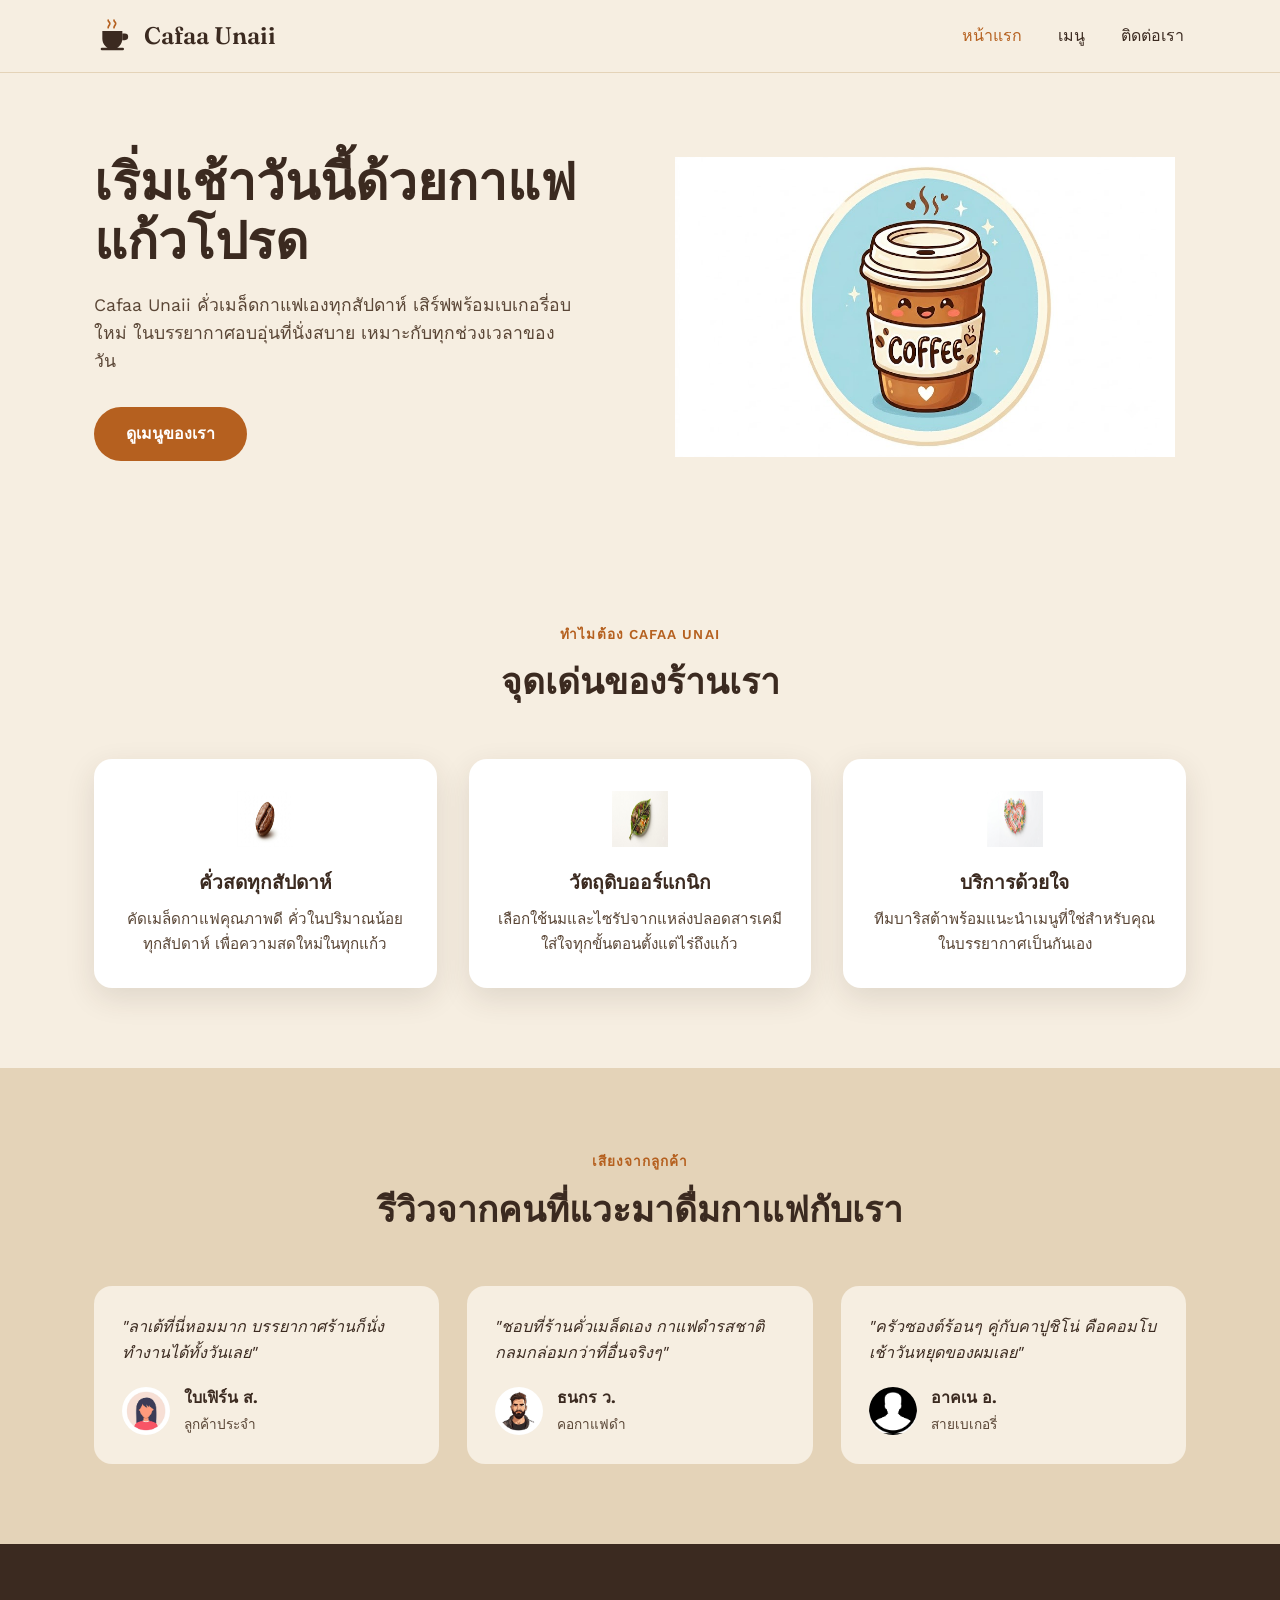
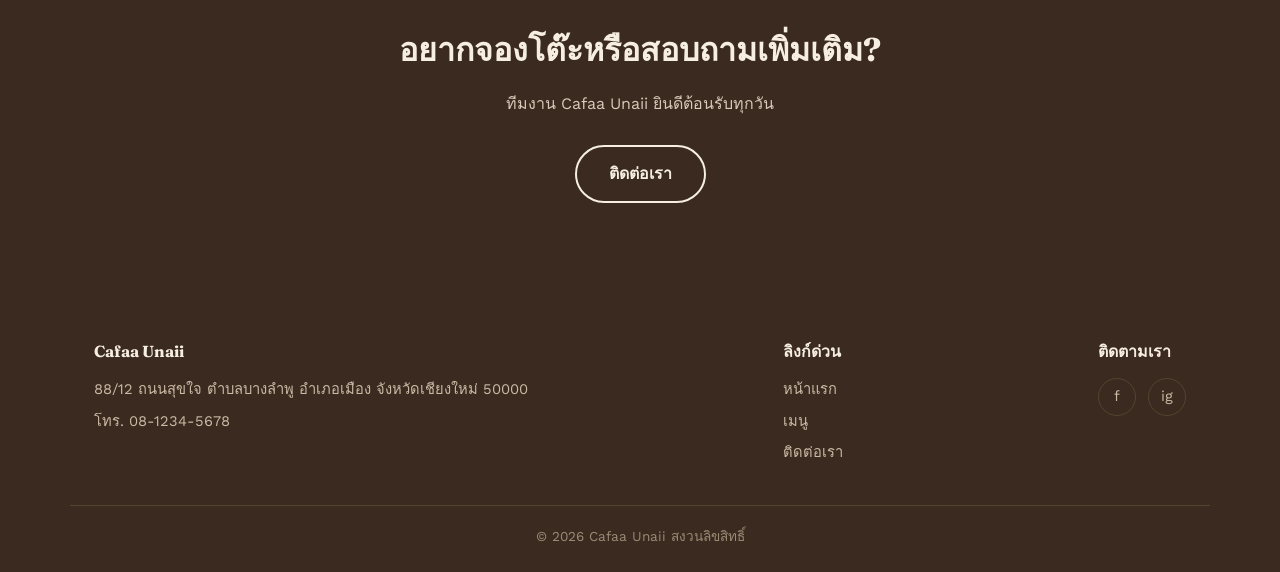
<file: index.html>
<!DOCTYPE html>
<html lang="th">
<head>
  <meta charset="UTF-8" />
  <meta name="viewport" content="width=device-width, initial-scale=1.0" />
  <!-- meta viewport จำเป็นมากสำหรับ responsive: บอกมือถือให้แสดงผลตามความกว้างจอจริง ไม่ย่อทั้งหน้าลง -->
  <title>Cafaa Unaii| หน้าแรก</title>

  <!-- โหลด Google Fonts 2 ตัว: Fraunces (หัวข้อ) และ Work Sans (เนื้อหา) ตามข้อบังคับข้อ 5 -->
  <link rel="preconnect" href="https://fonts.googleapis.com" />
  <link rel="preconnect" href="https://fonts.gstatic.com" crossorigin />
  <link href="https://fonts.googleapis.com/css2?family=Fraunces:wght@500;600;700&family=Work+Sans:wght@400;500;600;700&display=swap" rel="stylesheet" />

  <!-- เชื่อมไฟล์ CSS ภายนอก (external) ตัวเดียวที่ใช้ร่วมกันทั้ง 3 หน้า -->
  <link rel="stylesheet" href="style.css" />
</head>
<body>

  <!-- ============================================================
       1) NAVBAR (แถบเมนูบนสุด) — เหมือนกันทุกหน้า
       ต้องมี: โลโก้/ชื่อร้านชิดซ้าย + ลิงก์ไปทั้ง 3 หน้าชิดขวา จัดด้วย Flexbox
       ============================================================ -->
  <header class="navbar">
    <div class="container">
      <a href="index.html" class="logo">
        <img src="logo.svg" />
        Cafaa Unaii
      </a>
      <nav>
        <ul class="nav-links">
          <li><a href="index.html" class="active">หน้าแรก</a></li>
          <li><a href="menu.html">เมนู</a></li>
          <li><a href="contact.html">ติดต่อเรา</a></ไไไไli>
        </ul>
      </nav>
    </div>
  </header>

  <main>

    <!-- ============================================================
         2) HERO SECTION — ส่วนแรกที่ลูกค้าเห็นเมื่อเข้าเว็บ
         มี h1 พาดหัว 1 บรรทัด, ข้อความรอง, ปุ่ม CTA ไปหน้าเมนู, รูปประกอบ
         ============================================================ -->
    <section class="hero">
      <div class="container">
        <div class="hero-text">
          <h1>เริ่มเช้าวันนี้ด้วยกาแฟแก้วโปรด</h1>
          <p>
            Cafaa Unaii คั่วเมล็ดกาแฟเองทุกสัปดาห์ เสิร์ฟพร้อมเบเกอรี่อบใหม่
            ในบรรยากาศอบอุ่นที่นั่งสบาย เหมาะกับทุกช่วงเวลาของวัน
          </p>
          <!-- ปุ่ม Call to Action ลิงก์ไปหน้า menu.html ตามโจทย์ -->
          <a href="menu.html" class="btn btn-primary">ดูเมนูของเรา</a>
        </div>
        <div class="hero-image">
          <img src="cofaa.jpg" alt="กาแฟอันล่าง" width="500px" height="300" />
        </div>
      </div>
    </section>

    <!-- ============================================================
         3) FEATURES SECTION — จุดเด่นของร้าน 3 การ์ด จัดด้วย CSS Grid
         แต่ละใบมี ไอคอน + หัวข้อ + คำอธิบายสั้น ตามโจทย์
         ============================================================ -->
    <section class="features">
      <div class="container">
        <div class="section-heading">
          <span class="eyebrow">ทำไมต้อง Cafaa Unai</span>
          <h2>จุดเด่นของร้านเรา</h2>
        </div>
        <div class="features-grid">
          <div class="feature-card">
            <img src="aaac.jpg" alt="ไอคอนเมล็ดกาแฟ" />
            <h3>คั่วสดทุกสัปดาห์</h3>
            <p>คัดเมล็ดกาแฟคุณภาพดี คั่วในปริมาณน้อยทุกสัปดาห์ เพื่อความสดใหม่ในทุกแก้ว</p>
          </div>
          <div class="feature-card">
            <img src="leaf.jpg" alt="ไอคอนใบไม้สื่อถึงวัตถุดิบธรรมชาติ" />
            <h3>วัตถุดิบออร์แกนิก</h3>
            <p>เลือกใช้นมและไซรัปจากแหล่งปลอดสารเคมี ใส่ใจทุกขั้นตอนตั้งแต่ไร่ถึงแก้ว</p>
          </div>
          <div class="feature-card">
            <img src="heart.jpg" alt="ไอคอนหัวใจสื่อถึงการบริการด้วยใจ" />
            <h3>บริการด้วยใจ</h3>
            <p>ทีมบาริสต้าพร้อมแนะนำเมนูที่ใช่สำหรับคุณ ในบรรยากาศเป็นกันเอง</p>
          </div>
        </div>
      </div>
    </section>

    <!-- ============================================================
         4) TESTIMONIALS SECTION — รีวิวจากลูกค้า (สมมติ) อย่างน้อย 2 รีวิว
         แต่ละรีวิวมี ข้อความ + ชื่อลูกค้า + รูปโปรไฟล์วงกลม
         ============================================================ -->
    <section class="testimonials">
      <div class="container">
        <div class="section-heading">
          <span class="eyebrow">เสียงจากลูกค้า</span>
          <h2>รีวิวจากคนที่แวะมาดื่มกาแฟกับเรา</h2>
        </div>
        <div class="testimonials-grid">
          <div class="testimonial-card">
            <p class="quote">"ลาเต้ที่นี่หอมมาก บรรยากาศร้านก็นั่งทำงานได้ทั้งวันเลย"</p>
            <div class="testimonial-author">
              <img src="female.jpg" alt="รูปโปรไฟล์ลูกค้า" />
              <div>
                <strong>ใบเฟิร์น ส.</strong>
                <span>ลูกค้าประจำ</span>
              </div>
            </div>
          </div>
          <div class="testimonial-card">
            <p class="quote">"ชอบที่ร้านคั่วเมล็ดเอง กาแฟดำรสชาติกลมกล่อมกว่าที่อื่นจริงๆ"</p>
            <div class="testimonial-author">
              <img src="fee.jpg" alt="รูปโปรไฟล์ลูกค้า" />
              <div>
                <strong>ธนกร ว.</strong>
                <span>คอกาแฟดำ</span>
              </div>
            </div>
          </div>
          <div class="testimonial-card">
            <p class="quote">"ครัวซองต์ร้อนๆ คู่กับคาปูชิโน่ คือคอมโบเช้าวันหยุดของผมเลย"</p>
            <div class="testimonial-author">
              <img src="images.png" alt="รูปโปรไฟล์ลูกค้า" />
              <div>
                <strong>อาคเน อ.</strong>
                <span>สายเบเกอรี่</span>
              </div>
            </div>
          </div>
        </div>
      </div>
    </section>

    <!-- ============================================================
         5) CTA SECTION — ชวนลูกค้ากดไปหน้าติดต่อเรา
         ใช้พื้นหลังสีเข้ม (--color-espresso) ต่างจาก section อื่นให้เด่น
         ============================================================ -->
    <section class="cta-band">
      <div class="container">
        <h2>อยากจองโต๊ะหรือสอบถามเพิ่มเติม?</h2>
        <p>ทีมงาน Cafaa Unaii ยินดีต้อนรับทุกวัน</p>
        <a href="contact.html" class="btn btn-outline-light">ติดต่อเรา</a>
      </div>
    </section>

  </main>

  <!-- ============================================================
       6) FOOTER — เหมือนกันทุกหน้า
       มี ชื่อร้าน/ที่อยู่/เบอร์โทร, ลิงก์โซเชียลอย่างน้อย 2 อัน, ข้อความลิขสิทธิ์
       ============================================================ -->
  <footer class="footer">
    <div class="container">
      <div class="footer-col">
        <h4>Cafaa Unaii</h4>
        <p>88/12 ถนนสุขใจ ตำบลบางลำพู อำเภอเมือง จังหวัดเชียงใหม่ 50000</p>
        <p>โทร. 08-1234-5678</p>
      </div>
      <div class="footer-col">
        <h4>ลิงก์ด่วน</h4>
        <a href="index.html">หน้าแรก</a>
        <a href="menu.html">เมนู</a>
        <a href="contact.html">ติดต่อเรา</a>
      </div>
      <div class="footer-col">
        <h4>ติดตามเรา</h4>
        <div class="social-links">
          <a href="#" aria-label="Facebook ของร้าน">f</a>
          <a href="#" aria-label="Instagram ของร้าน">ig</a>
        </div>
      </div>
    </div>
    <p class="footer-bottom">© 2026 Cafaa Unaii สงวนลิขสิทธิ์</p>
  </footer>

</body>
</html>
</file>
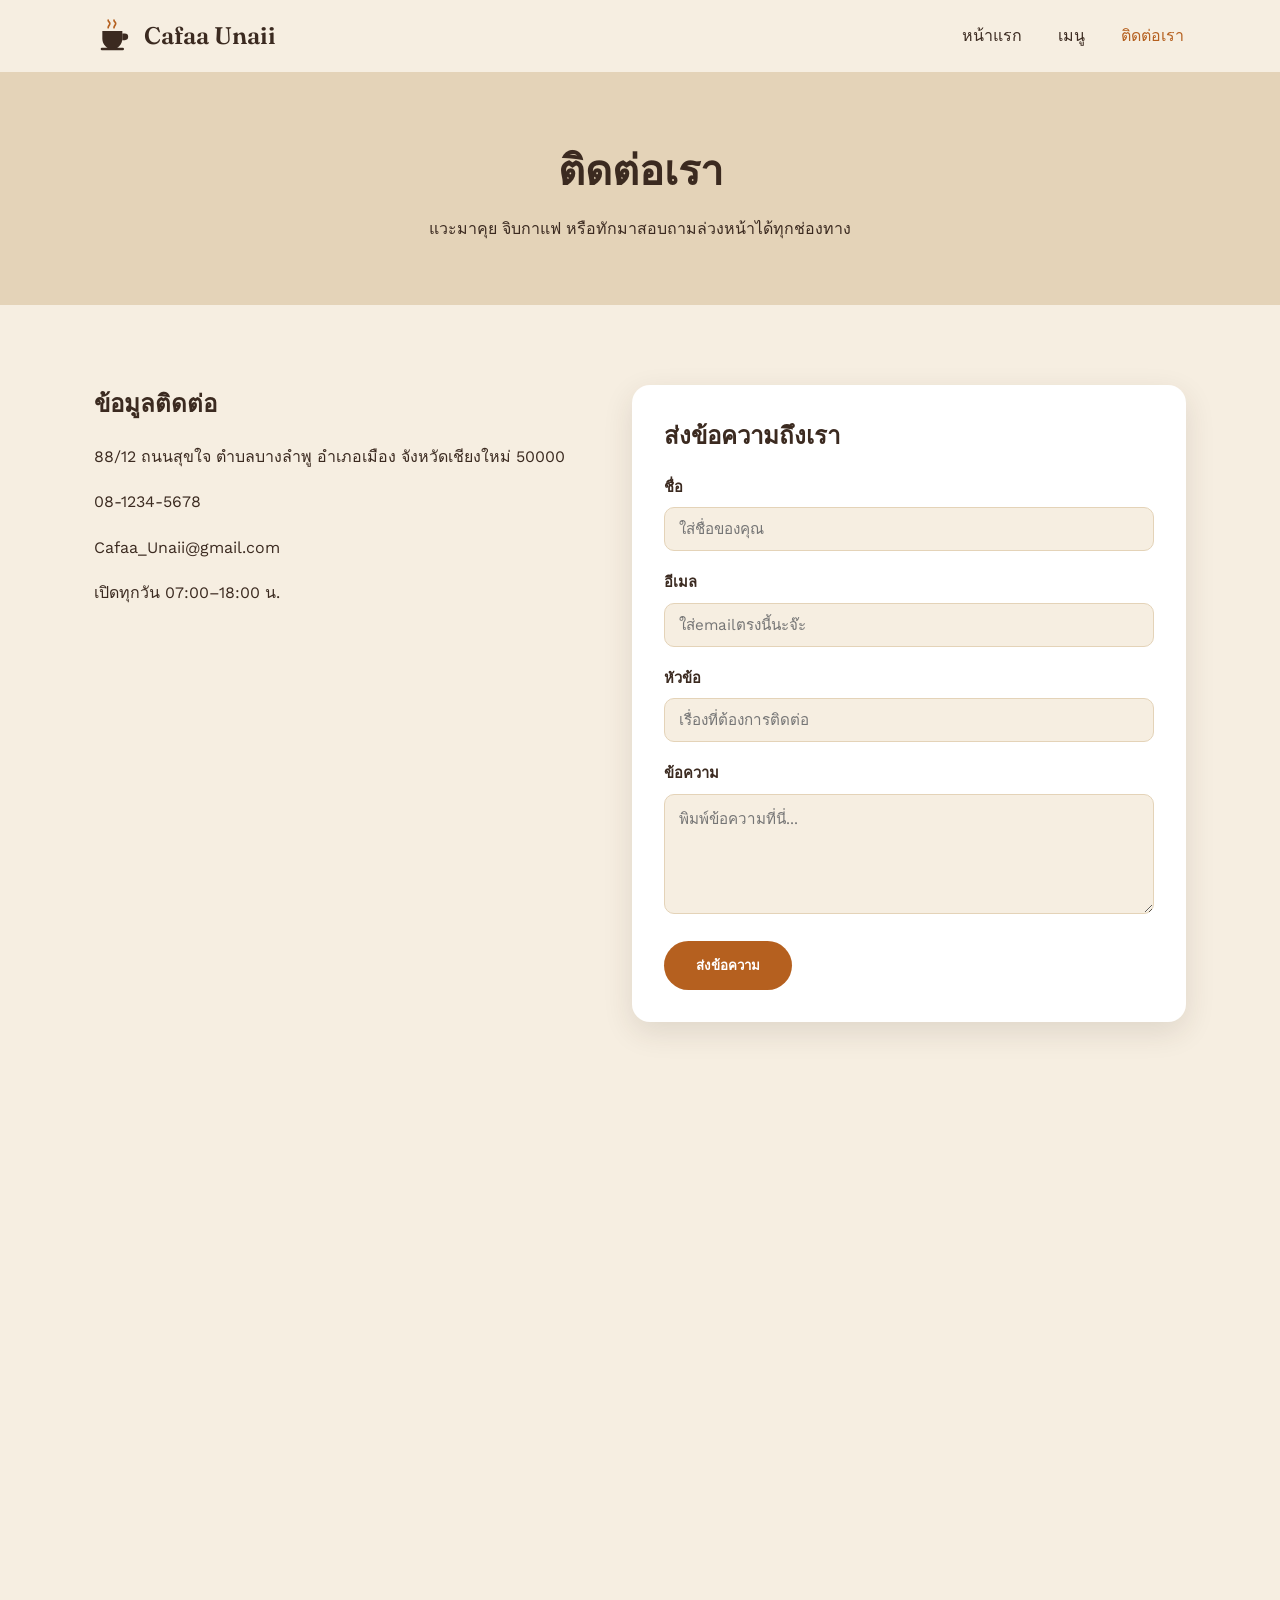
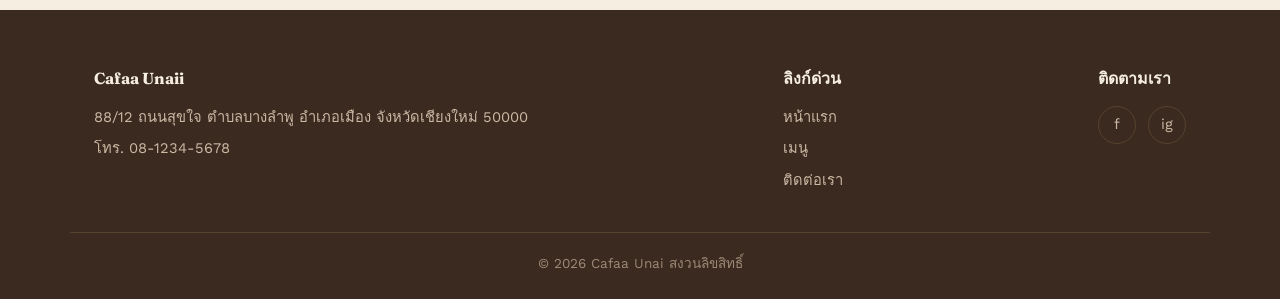
<file: contact.html>
<!DOCTYPE html>
<html lang="th">
<head>
  <meta charset="UTF-8" />
  <meta name="viewport" content="width=device-width, initial-scale=1.0" />
  <title>Cafaa Unaii | ติดต่อเรา</title>

  <link rel="preconnect" href="https://fonts.googleapis.com" />
  <link rel="preconnect" href="https://fonts.gstatic.com" crossorigin />
  <link href="https://fonts.googleapis.com/css2?family=Fraunces:wght@500;600;700&family=Work+Sans:wght@400;500;600;700&display=swap" rel="stylesheet" />

  <link rel="stylesheet" href="style.css" />
</head>
<body>

  <!-- Navbar เหมือนหน้าอื่น เปลี่ยนแค่คลาส active ให้ตรงหน้าปัจจุบัน (ติดต่อเรา) -->
  <header class="navbar">
    <div class="container">
      <a href="index.html" class="logo">
        <img src="logo.svg" />
        Cafaa Unaii
      </a>
      <nav>
        <ul class="nav-links">
          <li><a href="index.html">หน้าแรก</a></li>
          <li><a href="menu.html">เมนู</a></li>
          <li><a href="contact.html" class="active">ติดต่อเรา</a></li>
        </ul>
      </nav>
    </div>
  </header>

  <main>

    <!-- PAGE HEADER: ชื่อหน้า + คำอธิบายสั้น -->
    <section class="page-header">
      <div class="container">
        <h1>ติดต่อเรา</h1>
        <p>แวะมาคุย จิบกาแฟ หรือทักมาสอบถามล่วงหน้าได้ทุกช่องทาง</p>
      </div>
    </section>

    <!-- ============================================================
         CONTACT INFO + CONTACT FORM
         จัดสองฝั่งด้วย Flexbox: ซ้ายเป็นข้อมูลติดต่อ ขวาเป็นฟอร์ม
         ============================================================ -->
    <section>
      <div class="container contact-layout">

        <!-- ฝั่งซ้าย: ข้อมูลติดต่ออย่างน้อย 3 รายการ + เวลาเปิดปิด ตามโจทย์ -->
        <div class="contact-info">
          <h2 class="block-title">ข้อมูลติดต่อ</h2>
          <ul>
            <li>
              
              <span>88/12 ถนนสุขใจ ตำบลบางลำพู อำเภอเมือง จังหวัดเชียงใหม่ 50000</span>
            </li>
            <li>
             
              <span>08-1234-5678</span>
            </li>
            <li>
              
              <span>Cafaa_Unaii@gmail.com</span>
            </li>
            <li>
              
              <span>เปิดทุกวัน 07:00–18:00 น.</span>
            </li>
          </ul>
        </div>

        <!-- ============================================================
             CONTACT FORM — ทำแค่หน้าตา ไม่เชื่อมต่อฐานข้อมูลจริงตามโจทย์
             มีช่องกรอกครบ 4 ช่อง: ชื่อ, อีเมล, หัวข้อ, ข้อความ
             ทุกช่องมี <label> กำกับ (สำคัญมากสำหรับ accessibility)
             ============================================================ -->
        <div class="contact-form-wrap">
          <h2 class="block-title">ส่งข้อความถึงเรา</h2>
          <form>
            <div class="form-group">
              <label for="name">ชื่อ</label>
              <input type="text" id="name" name="name" placeholder="ใส่ชื่อของคุณ" />
            </div>
            <div class="form-group">
              <label for="email">อีเมล</label>
              <input type="email" id="email" name="email" placeholder="ใส่emailตรงนี้นะจ๊ะ" />
            </div>
            <div class="form-group">
              <label for="subject">หัวข้อ</label>
              <input type="text" id="subject" name="subject" placeholder="เรื่องที่ต้องการติดต่อ" />
            </div>
            <div class="form-group">
              <label for="message">ข้อความ</label>
              <textarea id="message" name="message" placeholder="พิมพ์ข้อความที่นี่..."></textarea>
            </div>
            <!-- ปุ่มส่ง: ใช้ type="button" เพราะฟอร์มนี้ทำแค่หน้าตา ยังไม่ส่งข้อมูลจริงตามโจทย์ -->
            <button type="button" class="btn btn-primary">ส่งข้อความ</button>
          </form>
        </div>

      </div>
    </section>

    <!-- ============================================================
         MAP SECTION — ฝัง Google Maps ด้วย iframe ตามโจทย์
         ============================================================ -->
    <section class="map-section">
      <div class="container">
        <iframe
          src="https://www.google.com/maps/embed?pb=!1m18!1m12!1m3!1d3772.0!2d98.9853!3d18.7883!2m3!1f0!2f0!3f0!3m2!1i1024!2i768!4f13.1!3m3!1m2!1s0x0%3A0x0!2zMTjCsDQ3JzE4LjAiTiA5OMKwNTknMDcuMSJF!5e0!3m2!1sth!2sth"
          title="แผนที่ตั้งร้าน Cafaa Unaii"
          loading="lazy"
          referrerpolicy="no-referrer-when-downgrade"
        ></iframe>
      </div>
    </section>

  </main>

  <!-- Footer เหมือนหน้าอื่นทุกอย่าง -->
  <footer class="footer">
    <div class="container">
      <div class="footer-col">
        <h4>Cafaa Unaii</h4>
        <p>88/12 ถนนสุขใจ ตำบลบางลำพู อำเภอเมือง จังหวัดเชียงใหม่ 50000</p>
        <p>โทร. 08-1234-5678</p>
      </div>
      <div class="footer-col">
        <h4>ลิงก์ด่วน</h4>
        <a href="index.html">หน้าแรก</a>
        <a href="menu.html">เมนู</a>
        <a href="contact.html">ติดต่อเรา</a>
      </div>
      <div class="footer-col">
        <h4>ติดตามเรา</h4>
        <div class="social-links">
          <a href="#" aria-label="Facebook ของร้าน">f</a>
          <a href="#" aria-label="Instagram ของร้าน">ig</a>
        </div>
      </div>
    </div>
    <p class="footer-bottom">© 2026 Cafaa Unai สงวนลิขสิทธิ์</p>
  </footer>

</body>
</html>
</file>
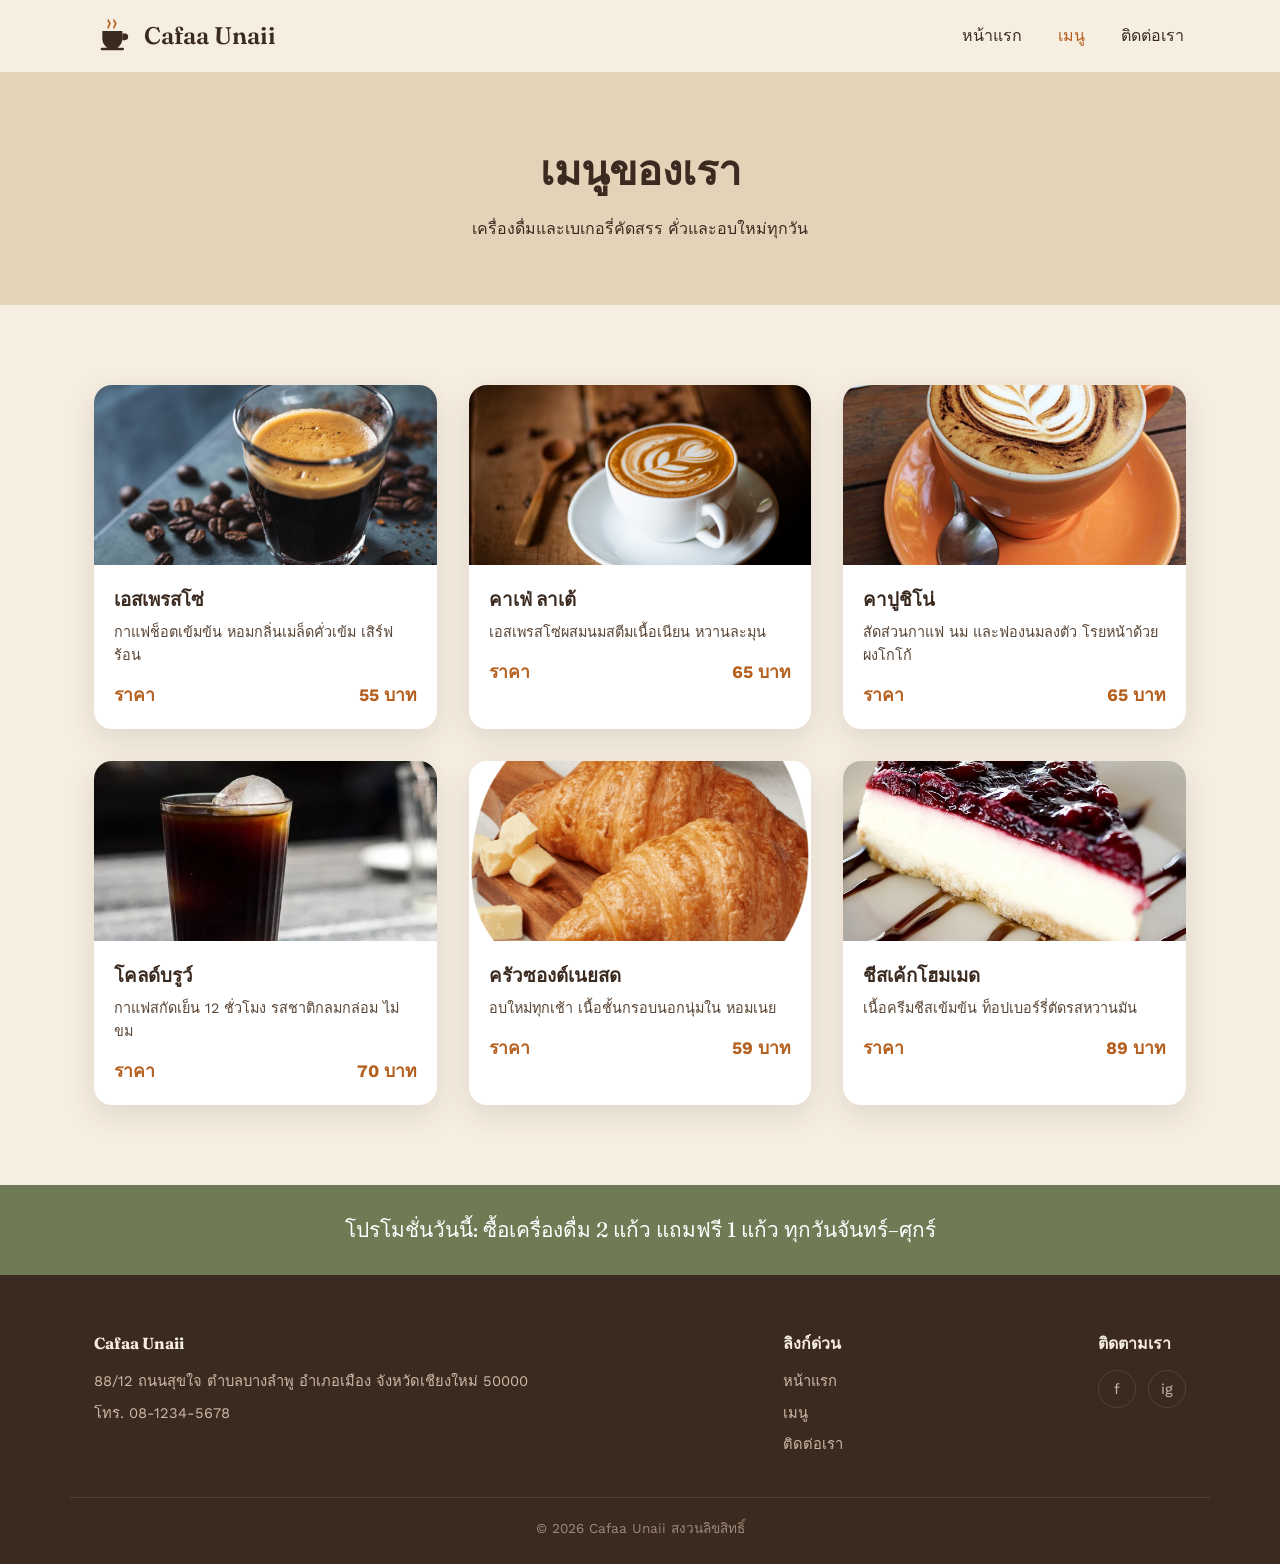
<file: menu.html>
<!DOCTYPE html>
<html lang="th">
<head>
  <meta charset="UTF-8" />
  <meta name="viewport" content="width=device-width, initial-scale=1.0" />
  <title>Cafaa Unaii | เมนู</title>

  <link rel="preconnect" href="https://fonts.googleapis.com" />
  <link rel="preconnect" href="https://fonts.gstatic.com" crossorigin />
  <link href="https://fonts.googleapis.com/css2?family=Fraunces:wght@500;600;700&family=Work+Sans:wght@400;500;600;700&display=swap" rel="stylesheet" />

  <!-- เชื่อมไฟล์ CSS ภายนอก (external) ตัวเดียวที่ใช้ร่วมกันทั้ง 3 หน้า -->
  <link rel="stylesheet" href="style.css" />
</head>
<body>

  <!-- Navbar เหมือนหน้าแรกทุกอย่าง เปลี่ยนแค่คลาส active ให้ตรงหน้าปัจจุบัน (เมนู) -->
  <header class="navbar">
    <div class="container">
      <a href="index.html" class="logo">
        <img src="logo.svg" />
        Cafaa Unaii
      </a>
      <nav>
        <ul class="nav-links">
          <li><a href="index.html">หน้าแรก</a></li>
          <li><a href="menu.html" class="active">เมนู</a></li>
          <li><a href="contact.html">ติดต่อเรา</a></li>
        </ul>
      </nav>
    </div>
  </header>

  <main>

    <!-- ============================================================
         PAGE HEADER — ชื่อหน้า + คำอธิบายสั้น 1 บรรทัด ตามโจทย์
         ============================================================ -->
    <section class="page-header">
      <div class="container">
        <h1>เมนูของเรา</h1>
        <p>เครื่องดื่มและเบเกอรี่คัดสรร คั่วและอบใหม่ทุกวัน</p>
      </div>
    </section>

    <!-- ============================================================
         PRODUCT GRID — สินค้า 6 รายการ จัดด้วย CSS Grid 3 คอลัมน์
         แต่ละใบมี รูป + ชื่อ + คำอธิบายสั้น + ราคา และมี hover effect (การ์ดลอยขึ้น + เงาเข้มขึ้น)
         ============================================================ -->
    <section class="products">
      <div class="container">
        <div class="product-grid">

          <div class="product-card">
            <img src="espress.jpg" alt="" />
            <div class="product-info">
              <h3>เอสเพรสโซ่</h3>
              <p>กาแฟช็อตเข้มข้น หอมกลิ่นเมล็ดคั่วเข้ม เสิร์ฟร้อน</p>
              <div class="product-price"><span>ราคา</span><span>55 บาท</span></div>
            </div>
          </div>

          <div class="product-card">
            <img src="latta.jpg" alt="กาแฟลาเต้ในแก้วใสมีลายฟองนม" />
            <div class="product-info">
              <h3>คาเฟ่ ลาเต้</h3>
              <p>เอสเพรสโซ่ผสมนมสตีมเนื้อเนียน หวานละมุน</p>
              <div class="product-price"><span>ราคา</span><span>65 บาท</span></div>
            </div>
          </div>

          <div class="product-card">
            <img src="capu.jpg" alt="คาปูชิโน่มีฟองนมหนาโรยผงโกโก้" />
            <div class="product-info">
              <h3>คาปูชิโน่</h3>
              <p>สัดส่วนกาแฟ นม และฟองนมลงตัว โรยหน้าด้วยผงโกโก้</p>
              <div class="product-price"><span>ราคา</span><span>65 บาท</span></div>
            </div>
          </div>

          <div class="product-card">
            <img src="cold.jpg" alt="โคลด์บรูว์เย็นในแก้วทรงสูง" />
            <div class="product-info">
              <h3>โคลด์บรูว์</h3>
              <p>กาแฟสกัดเย็น 12 ชั่วโมง รสชาติกลมกล่อม ไม่ขม</p>
              <div class="product-price"><span>ราคา</span><span>70 บาท</span></div>
            </div>
          </div>

          <div class="product-card">
            <img src="cro.png" alt="ครัวซองต์เนยสีทองอบใหม่" />
            <div class="product-info">
              <h3>ครัวซองต์เนยสด</h3>
              <p>อบใหม่ทุกเช้า เนื้อชั้นกรอบนอกนุ่มใน หอมเนย</p>
              <div class="product-price"><span>ราคา</span><span>59 บาท</span></div>
            </div>
          </div>

          <div class="product-card">
            <img src="cheese-cake-3.jpg" alt="ชีสเค้กชิ้นสามเหลี่ยมบนจาน" />
            <div class="product-info">
              <h3>ชีสเค้กโฮมเมด</h3>
              <p>เนื้อครีมชีสเข้มข้น ท็อปเบอร์รี่ตัดรสหวานมัน</p>
              <div class="product-price"><span>ราคา</span><span>89 บาท</span></div>
            </div>
          </div>

        </div>
      </div>
    </section>

    <!-- ============================================================
         PROMOTION BANNER — แถบโปรโมชั่น พื้นหลังสีเด่น (สีเซจ) ตามโจทย์
         ============================================================ -->
    <section class="promo-banner">
      <div class="container">
        <p>โปรโมชั่นวันนี้: ซื้อเครื่องดื่ม 2 แก้ว แถมฟรี 1 แก้ว ทุกวันจันทร์–ศุกร์</p>
      </div>
    </section>

  </main>

  <!-- Footer เหมือนหน้าแรกทุกอย่าง -->
  <footer class="footer">
    <div class="container">
      <div class="footer-col">
        <h4>Cafaa Unaii</h4>
        <p>88/12 ถนนสุขใจ ตำบลบางลำพู อำเภอเมือง จังหวัดเชียงใหม่ 50000</p>
        <p>โทร. 08-1234-5678</p>
      </div>
      <div class="footer-col">
        <h4>ลิงก์ด่วน</h4>
        <a href="index.html">หน้าแรก</a>
        <a href="menu.html">เมนู</a>
        <a href="contact.html">ติดต่อเรา</a>
      </div>
      <div class="footer-col">
        <h4>ติดตามเรา</h4>
        <div class="social-links">
          <a href="#" aria-label="Facebook ของร้าน">f</a>
          <a href="#" aria-label="Instagram ของร้าน">ig</a>
        </div>
      </div>
    </div>
    <p class="footer-bottom">© 2026 Cafaa Unaii สงวนลิขสิทธิ์</p>
  </footer>

</body>
</html>
</file>
<file: style.css>
/* ==========================================================================
   เหตุผลที่ใช้: กำหนดโทนสีหลักไว้ที่เดียวใน :root แล้วเรียกใช้ผ่าน var(--ชื่อ)
   ทั่วทั้งไฟล์ ถ้าอยากเปลี่ยนธีมสีร้านทั้งเว็บ แก้แค่ตรงนี้ที่เดียวพอ
   ไม่ต้องไล่เปลี่ยนทีละบรรทัดทั้งไฟล์ ช่วยให้โค้ด "ดูแลง่าย"
   ========================================================================== */
:root {
  --color-espresso: #3B2A20;   
  --color-clay:     #B5601F;   
  --color-sage:     #6E7B54;   
  --color-cream:    #F6EEE1;   
  --color-latte:    #E4D3B8;   
  --color-white:    #FFFFFF;

  /* --- ตัวแปรฟอนต์ --- */
  --font-display: 'Fraunces', serif;      /* ฟอนต์หัวข้อ ตัวเซริฟหนา มีคาแรกเตอร์ ใช้กับ h1/h2/โลโก้ */
  --font-body: 'Work Sans', sans-serif;   /* ฟอนต์เนื้อหา อ่านง่าย ใช้กับ paragraph/label/ปุ่ม */

  /* --- ระยะและความโค้งมาตรฐาน เก็บไว้เป็นตัวแปรเพื่อความสม่ำเสมอ --- */
  --radius-card: 18px;
  --radius-pill: 999px;
  --shadow-soft: 0 10px 30px rgba(59, 42, 32, 0.12);
  --transition-fast: 0.25s ease;  /* ใช้กับทุก hover effect เพื่อให้การเปลี่ยนสี/ขยับดู */
}


/* ==========================================================================
   2) RESET / BASE — ล้างค่าพื้นฐานของเบราว์เซอร์
   เหตุผล: แต่ละเบราว์เซอร์ตั้งค่า margin/padding เริ่มต้นไม่เหมือนกัน
   เราจึงล้างค่าก่อน แล้วค่อยกำหนดเองทั้งหมด เพื่อให้หน้าตาตรงกันทุกเครื่อง
   ========================================================================== */
* {
  margin: 0;
  padding: 0;
  box-sizing: border-box; /* ทำให้ padding/border ถูกนับรวมอยู่ใน width ที่กำหนด ไม่ทำให้ layout เพี้ยน */
}

html {
  scroll-behavior: smooth; /* เวลากดลิงก์ภายในหน้าเดียวกัน (เช่น #) จะเลื่อนแบบนุ่มนวล */
}

body {
  font-family: var(--font-body);
  color: var(--color-espresso);
  background-color: var(--color-cream);
  line-height: 1.6; /* ระยะห่างบรรทัด อ่านสบายตา */
}

img {
  max-width: 100%;
  display: block; /* กัน image เว้นช่องว่างด้านล่างแบบ inline element */
}

a {
  text-decoration: none;
  color: inherit;
}

ul {
  list-style: none;
}

.container {
  /* กล่องกลางหน้าจอ ใช้ครอบเนื้อหาแต่ละ section ไม่ให้กว้างจนอ่านยากบนจอใหญ่ */
  width: 100%;
  max-width: 1140px;
  margin: 0 auto;
  padding: 0 24px;
}

section {
  padding: 80px 0; /* ระยะห่างบน-ล่างมาตรฐานของทุก section ให้หายใจสะดวก ไม่แน่นเกินไป */
}


/* ==========================================================================
   3) NAVBAR — เมนูบนสุดของทุกหน้า
   เทคนิคที่ใช้: FLEXBOX (จุดที่ 1) → ใช้จัดโลโก้ให้ชิดซ้าย และเมนูให้ชิดขวา
   ในบรรทัดเดียวกันโดยไม่ต้อง float หรือคำนวณตำแหน่งเอง
   ========================================================================== */
.navbar {
  position: sticky; /* ทำให้ navbar ลอยค้างอยู่บนสุดตอนเลื่อนหน้าจอ ใช้งานสะดวก */
  top: 0;
  background-color: var(--color-cream);
  border-bottom: 1px solid var(--color-latte);
}

.navbar .container {
  display: flex;              /* <-- FLEXBOX จุดที่ 1: จัดแนวนอนระหว่างโลโก้กับเมนู */
  align-items: center;        /* จัดกึ่งกลางแนวตั้ง ให้โลโก้กับเมนูอยู่ระดับเดียวกัน */
  justify-content: space-between; /* ดันโลโก้ไปซ้ายสุด และเมนูไปขวาสุดอัตโนมัติ */
  padding-top: 16px;
  padding-bottom: 16px;
}

.logo {
  display: flex;        /* ใช้ flex ย่อยอีกชั้น เพื่อวางรูปโลโก้กับชื่อร้านให้อยู่บรรทัดเดียวกัน */
  align-items: center;
  gap: 10px;
  font-family: var(--font-display);
  font-size: 1.5rem;
  font-weight: 600;
  color: var(--color-espresso);
}

.logo img {
  width: 40px;
  height: 40px;
}

.nav-links {
  display: flex;  /* จัดลิงก์เมนู 3 อันให้เรียงแนวนอน */
  gap: 32px;
}

.nav-links a {
  font-weight: 500;
  position: relative;
  padding: 4px 2px;
  transition: color var(--transition-fast); /* hover เปลี่ยนสีแบบนุ่มนวล */
}

/* เส้นใต้ลิงก์ที่ค่อยๆ ขยายตอน hover — เป็น hover effect ของเมนูตามข้อบังคับข้อ 7 */
.nav-links a::after {
  content: "";
  position: absolute;
  left: 0;
  bottom: -4px;
  width: 0%;
  height: 2px;
  background-color: var(--color-clay);
  transition: width var(--transition-fast);
}

.nav-links a:hover {
  color: var(--color-clay);
}

.nav-links a:hover::after {
  width: 100%;
}

.nav-links a.active {
  color: var(--color-clay); /* ไฮไลต์เมนูของหน้าปัจจุบัน ให้ผู้ใช้รู้ว่ากำลังอยู่หน้าไหน */
}

/* ปุ่มแฮมเบอร์เกอร์สำหรับจอมือถือ ปกติซ่อนไว้ จะโชว์ใน media query ด้านล่าง (ส่วน Responsive) */
.nav-toggle {
  display: none;
}


/* ==========================================================================
   4) HERO SECTION — หน้าแรกสุดที่คนเห็นก่อนใคร (เฉพาะ index.html)
   เทคนิคที่ใช้: Flexbox แบ่งครึ่งซ้าย(ข้อความ)-ขวา(รูป) และ background gradient
   ========================================================================== */
.hero .container {
  display: flex;              /* แบ่งซ้าย-ขวา: ข้อความ vs รูปประกอบ */
  align-items: center;
  gap: 48px;
}

.hero-text {
  flex: 1; /* ให้ฝั่งข้อความยืดหดตามพื้นที่ที่เหลือ */
}

.hero-text h1 {
  font-family: var(--font-display);
  font-size: clamp(2.2rem, 4vw, 3.4rem); /* ขนาดฟอนต์ปรับตามความกว้างจอโดยอัตโนมัติ */
  line-height: 1.15;
  margin-bottom: 20px;
}

.hero-text p {
  font-size: 1.1rem;
  max-width: 480px;
  margin-bottom: 32px;
  color: #5a4636;
}

.hero-image {
  flex: 1;
  display: flex;
  justify-content: center;
}

/* ปุ่ม Call To Action ที่ใช้ซ้ำได้หลายจุดในเว็บ (ปุ่มไปเมนู, ปุ่มไปหน้าติดต่อ, ปุ่มส่งฟอร์ม) */
.btn {
  display: inline-block;
  padding: 14px 32px;
  border-radius: var(--radius-pill);
  font-weight: 600;
  border: none;
  cursor: pointer;
  transition: transform var(--transition-fast), box-shadow var(--transition-fast), background-color var(--transition-fast);
}

.btn-primary {
  background-color: var(--color-clay);
  color: var(--color-white);
}

.btn-primary:hover {
  background-color: #9c5119; /* เข้มขึ้นตอน hover */
  transform: translateY(-3px); /* ปุ่มขยับลอยขึ้นเล็กน้อยตอนชี้เมาส์ = hover effect */
  box-shadow: var(--shadow-soft);
}

.btn-outline {
  background-color: transparent;
  border: 2px solid var(--color-espresso);
  color: var(--color-espresso);
}

.btn-outline:hover {
  background-color: var(--color-espresso);
  color: var(--color-white);
}

/* ปุ่ม outline เวอร์ชันสีอ่อน ใช้เฉพาะบนพื้นหลังเข้ม เช่นแถบ CTA สีเอสเพรสโซ่
   (แยกคลาสนี้ออกมาแทนการใส่ inline style ตรงแท็ก a เพราะโจทย์ห้าม inline style) */
.btn-outline-light {
  background-color: transparent;
  border: 2px solid var(--color-cream);
  color: var(--color-cream);
}

.btn-outline-light:hover {
  background-color: var(--color-cream);
  color: var(--color-espresso);
}


/* ==========================================================================
   5) FEATURES SECTION — จุดเด่นของร้าน (การ์ดอย่างน้อย 3 ใบ)
   เทคนิคที่ใช้: CSS GRID (จุดที่ 1) → ให้การ์ดเรียงเป็นแถวเท่าๆ กันอัตโนมัติ
   และย่อ/ขยายจำนวนคอลัมน์เองตามพื้นที่จอ โดยไม่ต้องกำหนดจำนวนคอลัมน์ตายตัว
   ========================================================================== */
.section-heading {
  text-align: center;
  margin-bottom: 48px;
}

.section-heading .eyebrow {
  color: var(--color-clay);
  font-weight: 600;
  letter-spacing: 0.08em;
  text-transform: uppercase;
  font-size: 0.85rem;
}

.section-heading h2 {
  font-family: var(--font-display);
  font-size: 2.2rem;
  margin-top: 8px;
}

.features-grid {
  display: grid; /* <-- GRID จุดที่ 1 */
  grid-template-columns: repeat(auto-fit, minmax(240px, 1fr)); /* กี่คอลัมน์ก็ได้ตามที่พอดีจอ ไม่ล้น */
  gap: 32px;
}

.feature-card {
  background-color: var(--color-white);
  border-radius: var(--radius-card);
  padding: 32px 28px;
  text-align: center;
  box-shadow: var(--shadow-soft);
  transition: transform var(--transition-fast); /* การ์ดลอยขึ้นตอน hover */
}

.feature-card:hover {
  transform: translateY(-8px);
}

.feature-card img {
  width: 56px;
  height: 56px;
  margin: 0 auto 20px;
}

.feature-card h3 {
  font-family: var(--font-display);
  margin-bottom: 10px;
  font-size: 1.2rem;
}

.feature-card p {
  font-size: 0.95rem;
  color: #5a4636;
}


/* ==========================================================================
   6) TESTIMONIALS SECTION — รีวิวจากลูกค้า (อย่างน้อย 2 รีวิว)
   เทคนิคที่ใช้: Grid จัดวางการ์ดรีวิว + border-radius: 50% ทำรูปโปรไฟล์ให้เป็นวงกลม
   ========================================================================== */
.testimonials {
  background-color: var(--color-latte);
}

.testimonials-grid {
  display: grid;
  grid-template-columns: repeat(auto-fit, minmax(280px, 1fr));
  gap: 28px;
}

.testimonial-card {
  background-color: var(--color-cream);
  border-radius: var(--radius-card);
  padding: 28px;
}

.testimonial-card p.quote {
  font-style: italic;
  margin-bottom: 20px;
}

.testimonial-author {
  display: flex; /* จัดรูปวงกลม + ชื่อลูกค้าให้อยู่แนวเดียวกัน */
  align-items: center;
  gap: 14px;
}

.testimonial-author img {
  width: 48px;
  height: 48px;
  border-radius: 50%; /* <-- คำสั่งสำคัญตามโจทย์: ทำรูปโปรไฟล์เป็นวงกลม */
  object-fit: cover;
}

.testimonial-author strong {
  display: block;
}

.testimonial-author span {
  font-size: 0.85rem;
  color: #5a4636;
}


/* ==========================================================================
   7) CTA SECTION (หน้าแรก) — ชวนลูกค้ากดไปหน้าติดต่อเรา
   ใช้สีพื้นหลังต่างจาก section อื่น (สีเข้มของร้าน) เพื่อให้เด่นตามโจทย์
   ========================================================================== */
.cta-band {
  background-color: var(--color-espresso);
  color: var(--color-cream);
  text-align: center;
}

.cta-band h2 {
  font-family: var(--font-display);
  font-size: 2rem;
  margin-bottom: 16px;
}

.cta-band p {
  margin-bottom: 28px;
  color: #d8c9b8;
}


/* ==========================================================================
   8) FOOTER — ท้ายเว็บ เหมือนกันทุกหน้า
   เทคนิคที่ใช้: Flexbox จัด 3 คอลัมน์ย่อย (ชื่อร้าน / เมนูลัด / โซเชียล)
   ========================================================================== */
.footer {
  background-color: var(--color-espresso);
  color: #cbb9a4;
  padding: 56px 0 24px;
}

.footer .container {
  display: flex; /* <-- FLEXBOX จุดที่ 2: จัดคอลัมน์ footer ให้เรียงแนวนอนบนจอใหญ่ */
  justify-content: space-between;
  gap: 32px;
  flex-wrap: wrap; /* ถ้าจอแคบให้ตกบรรทัดแทนที่จะบีบจนอ่านไม่ออก */
  padding-bottom: 32px;
  border-bottom: 1px solid #55432f;
}

.footer-col h4 {
  font-family: var(--font-display);
  color: var(--color-cream);
  margin-bottom: 14px;
}

.footer-col p,
.footer-col a {
  font-size: 0.92rem;
  display: block;
  margin-bottom: 8px;
  transition: color var(--transition-fast);
}

.footer-col a:hover {
  color: var(--color-clay); /* hover effect ของลิงก์ใน footer */
}

.social-links {
  display: flex;
  gap: 12px;
}

.social-links a {
  width: 38px;
  height: 38px;
  border-radius: 50%;
  border: 1px solid #55432f;
  display: flex;
  align-items: center;
  justify-content: center;
  transition: background-color var(--transition-fast), transform var(--transition-fast);
}

.social-links a:hover {
  background-color: var(--color-clay);
  transform: translateY(-3px);
  border-color: var(--color-clay);
}

.footer-bottom {
  text-align: center;
  padding-top: 20px;
  font-size: 0.85rem;
  color: #9c8a76;
}


/* ==========================================================================
   9) PAGE HEADER — ส่วนหัวของหน้า menu.html และ contact.html
   (ไม่ใช่หน้าแรกเพราะหน้าแรกมี Hero ของตัวเองอยู่แล้ว)
   ========================================================================== */
.page-header {
  background-color: var(--color-latte);
  text-align: center;
  padding: 64px 0;
}

.page-header h1 {
  font-family: var(--font-display);
  font-size: 2.6rem;
  margin-bottom: 12px;
}


/* ==========================================================================
   10) PRODUCT GRID — หน้า menu.html (การ์ดสินค้าอย่างน้อย 6 ใบ, อย่างน้อย 3 คอลัมน์)
   เทคนิคที่ใช้: CSS GRID (จุดที่ 2) กำหนดตายตัว 3 คอลัมน์บนจอใหญ่
   ========================================================================== */
.product-grid {
  display: grid; /* <-- GRID จุดที่ 2 */
  grid-template-columns: repeat(3, 1fr); /* บังคับ 3 คอลัมน์ตามโจทย์ */
  gap: 32px;
}

.product-card {
  background-color: var(--color-white);
  border-radius: var(--radius-card);
  overflow: hidden;
  box-shadow: var(--shadow-soft);
  transition: transform var(--transition-fast), box-shadow var(--transition-fast); /* hover effect ตามโจทย์ */
}

.product-card:hover {
  transform: translateY(-6px);
  box-shadow: 0 16px 34px rgba(59, 42, 32, 0.2);
}

.product-card img {
  width: 100%;
  height: 180px;
  object-fit: cover;
}

.product-info {
  padding: 20px;
}

.product-info h3 {
  font-family: var(--font-display);
  margin-bottom: 6px;
}

.product-info p {
  font-size: 0.9rem;
  color: #5a4636;
  margin-bottom: 14px;
}

.product-price {
  display: flex; /* จัดราคาให้ชิดขวาในบรรทัดเดียวกับป้าย "ราคา" */
  justify-content: space-between;
  align-items: center;
  font-weight: 700;
  color: var(--color-clay);
  font-size: 1.1rem;
}


/* ==========================================================================
   11) PROMOTION BANNER — แถบโปรโมชั่นในหน้า menu.html
   ใช้สีพื้นหลังเด่น (สีเซจ) ต่างจากพื้นหลังเว็บปกติ
   ========================================================================== */
.promo-banner {
  background-color: var(--color-sage);
  color: var(--color-white);
  text-align: center;
  padding: 28px 0;
}

.promo-banner p {
  font-family: var(--font-display);
  font-size: 1.3rem;
}


/* ==========================================================================
   12) CONTACT PAGE — หน้า contact.html
   ========================================================================== */
.contact-layout {
  display: flex; /* วางฝั่งข้อมูลติดต่อกับฝั่งฟอร์มให้อยู่คนละครึ่งของจอ */
  gap: 48px;
  align-items: flex-start;
}

.contact-info,
.contact-form-wrap {
  flex: 1;
}

/* หัวข้อย่อยของบล็อกในหน้า contact.html เช่น "ข้อมูลติดต่อ" และ "ส่งข้อความถึงเรา"
   (แยกเป็นคลาสนี้แทนการใส่ inline style เพราะโจทย์ห้าม inline style) */
.block-title {
  font-family: var(--font-display);
  margin-bottom: 20px;
}

.contact-info ul {
  margin-top: 20px;
}

.contact-info li {
  display: flex; /* จัดไอคอน + ข้อความให้อยู่แนวเดียวกันในแต่ละบรรทัดข้อมูล */
  gap: 14px;
  margin-bottom: 20px;
  align-items: flex-start;
}

.contact-info li .icon-dot {
  width: 34px;
  height: 34px;
  flex-shrink: 0;
  border-radius: 50%;
  background-color: var(--color-clay);
  color: var(--color-white);
  display: flex;
  align-items: center;
  justify-content: center;
  font-weight: 700;
}

/* --- ฟอร์มติดต่อ: ทำแค่หน้าตา ไม่เชื่อมต่อฐานข้อมูลจริงตามโจทย์ --- */
.contact-form-wrap {
  background-color: var(--color-white);
  border-radius: var(--radius-card);
  padding: 32px;
  box-shadow: var(--shadow-soft);
}

.form-group {
  margin-bottom: 20px;
}

.form-group label {
  display: block;
  margin-bottom: 8px;
  font-weight: 600;
  font-size: 0.92rem;
}

.form-group input,
.form-group textarea {
  width: 100%;
  padding: 12px 14px;
  border: 1px solid var(--color-latte);
  border-radius: 10px;
  font-family: var(--font-body);
  font-size: 0.95rem;
  background-color: var(--color-cream);
  transition: border-color var(--transition-fast), box-shadow var(--transition-fast);
}

.form-group textarea {
  resize: vertical;
  min-height: 120px;
}

/* focus = ผู้ใช้กำลังพิมพ์อยู่ในช่องนั้น ให้ขอบเปลี่ยนสีเพื่อบอกสถานะชัดเจน */
.form-group input:focus,
.form-group textarea:focus {
  outline: none;
  border-color: var(--color-clay);
  box-shadow: 0 0 0 3px rgba(181, 96, 31, 0.15);
}

.map-section iframe {
  width: 100%;
  height: 340px;
  border: 0;
  border-radius: var(--radius-card);
}


/* ==========================================================================
   13) RESPONSIVE / MEDIA QUERY — Bonus +10
   เหตุผล: ทำให้เว็บใช้งานได้ดีบนจอมือถือ (ไม่ใช่แค่ย่อของจอใหญ่)
   จุดที่ปรับ: navbar พับเป็นเมนูแนวตั้ง, hero/contact กลับมาเรียงเป็นแนวตั้ง,
   product grid ลดคอลัมน์ลงตามความกว้างจอ
   ========================================================================== */
@media (max-width: 900px) {
  .product-grid {
    grid-template-columns: repeat(2, 1fr); /* จอแท็บเล็ต: ลดจาก 3 เหลือ 2 คอลัมน์ */
  }

  .contact-layout {
    flex-direction: column; /* จอแคบ: ข้อมูลติดต่อกับฟอร์มเรียงต่อกันแนวตั้งแทนซ้าย-ขวา */
  }
}

@media (max-width: 640px) {
  .navbar .container {
    flex-wrap: wrap;
  }

  /* หมายเหตุ: โจทย์ห้ามใช้ JavaScript จึงไม่ทำปุ่มแฮมเบอร์เกอร์แบบเปิด-ปิดเมนู
     แต่ให้เมนูตกลงมาอยู่แถวใหม่ใต้โลโก้แทน ด้วย flex-wrap ผู้ใช้ยังกดลิงก์ได้ครบทุกอันบนมือถือ */
  .nav-links {
    width: 100%;
    justify-content: center;
    flex-wrap: wrap;
    gap: 20px;
    padding-top: 12px;
  }

  .hero .container {
    flex-direction: column; /* จอมือถือ: ข้อความกับรูปเรียงบนล่างแทนซ้ายขวา */
    text-align: center;
  }

  .hero-text p {
    margin-left: auto;
    margin-right: auto;
  }

  .product-grid {
    grid-template-columns: 1fr; /* จอมือถือ: การ์ดสินค้าเรียงคอลัมน์เดียว อ่านง่ายไม่บีบ */
  }

  .footer .container {
    flex-direction: column;
    text-align: center;
  }

  .footer .social-links {
    justify-content: center;
  }

  .contact-info li {
    text-align: left;
  }

  section {
    padding: 56px 0; /* ลดระยะห่างบน-ล่างของ section บนจอเล็ก ไม่ให้ต้องเลื่อนยาวเกินไป */
  }
}
</file>
